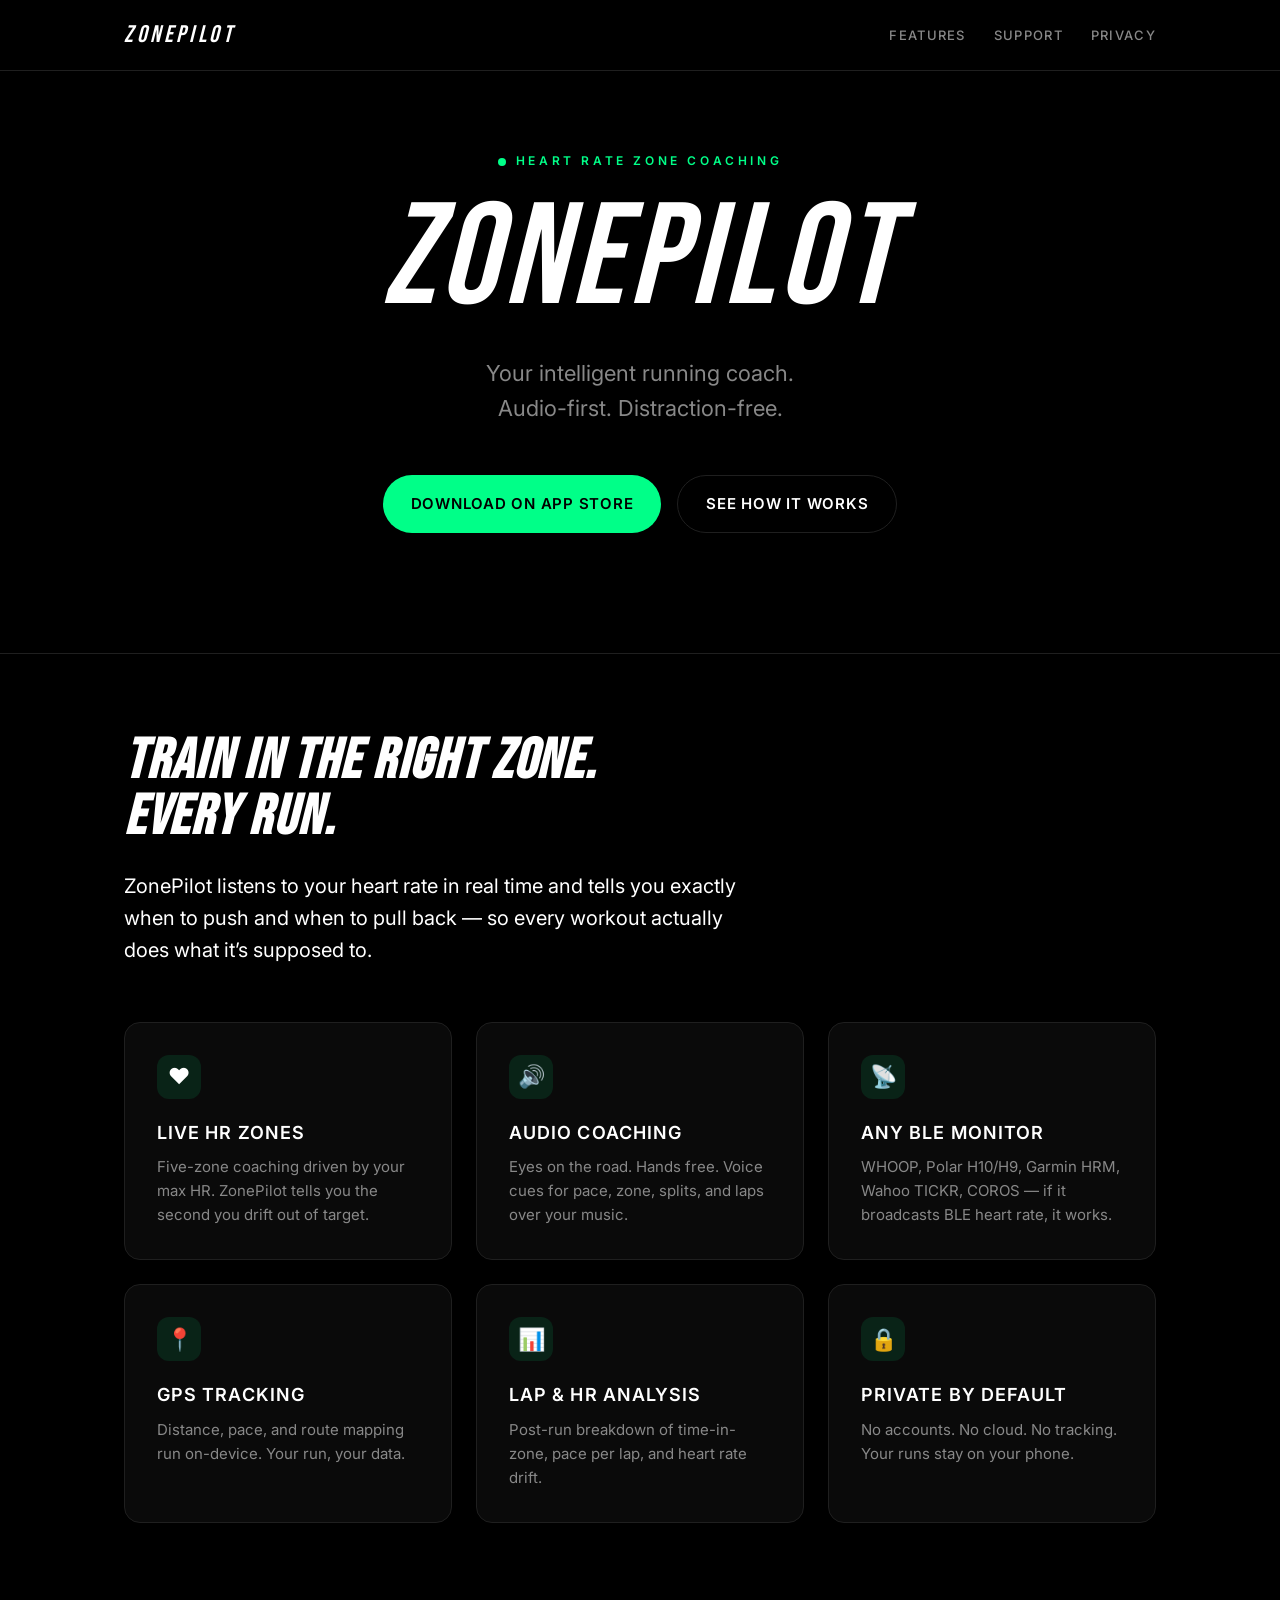
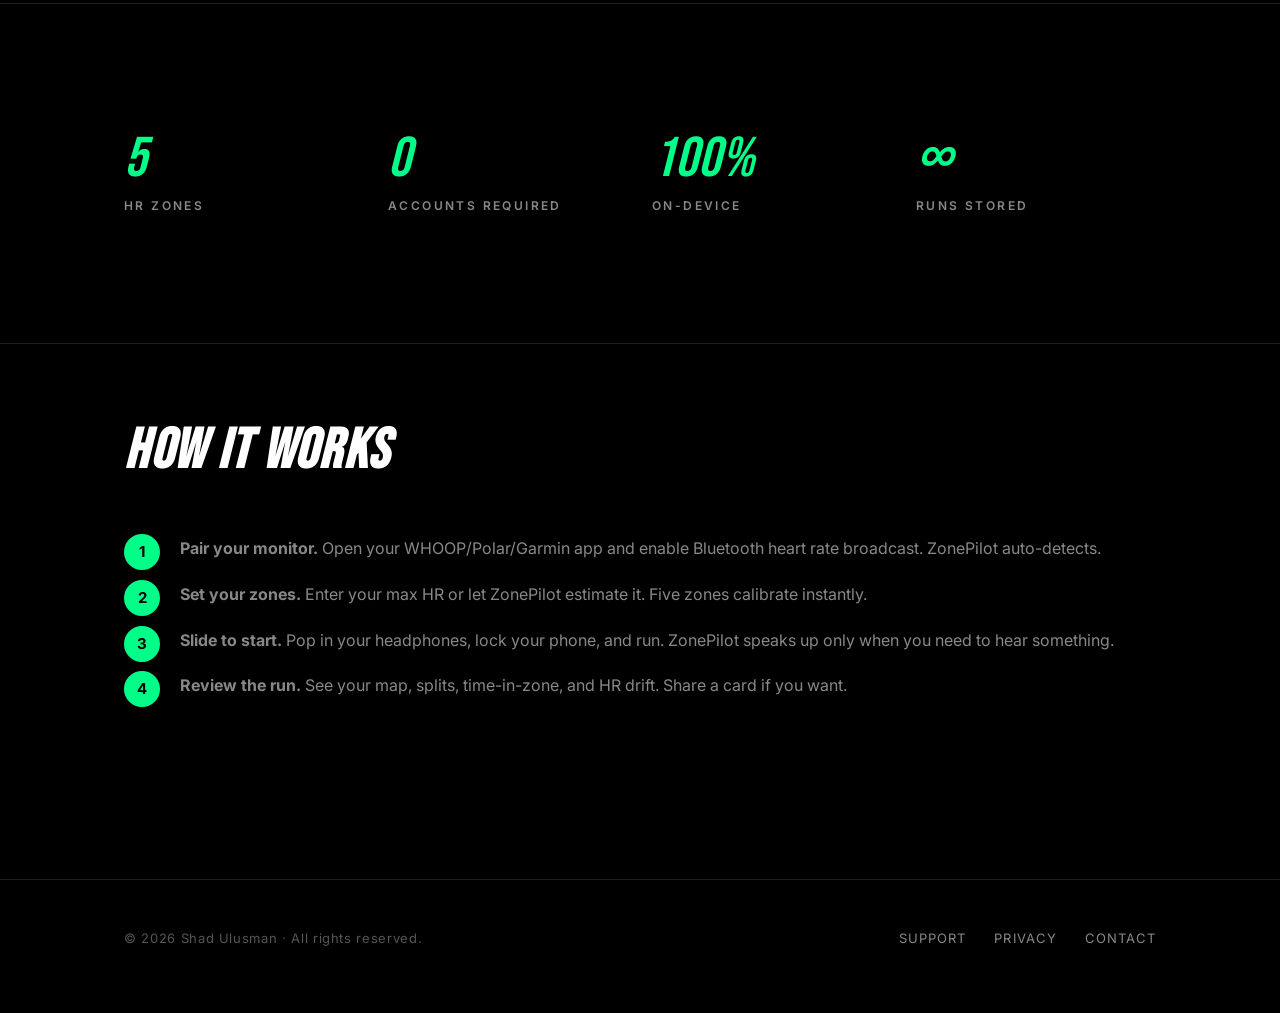
<file: index.html>
<!DOCTYPE html>
<html lang="en">
<head>
  <meta charset="UTF-8" />
  <meta name="viewport" content="width=device-width, initial-scale=1.0" />
  <meta name="theme-color" content="#000000" />
  <title>ZonePilot — Heart Rate Zone Running Coach</title>
  <meta name="description" content="ZonePilot is an audio-first running coach that uses your heart rate zones to guide every run. Works with WHOOP, Polar, Garmin, and any Bluetooth HR monitor." />
  <meta property="og:title" content="ZonePilot — Heart Rate Zone Running Coach" />
  <meta property="og:description" content="Audio-first. Distraction-free. Train in the right zone every run." />
  <meta property="og:type" content="website" />
  <meta property="og:url" content="https://zonepilot.app" />
  <link rel="stylesheet" href="style.css" />
</head>
<body>

  <nav class="nav">
    <div class="nav-inner">
      <a href="/" class="brand">ZONEPILOT</a>
      <div class="nav-links">
        <a href="#features">Features</a>
        <a href="support.html">Support</a>
        <a href="privacy.html">Privacy</a>
      </div>
    </div>
  </nav>

  <header class="hero-section container">
    <div class="eyebrow"><span class="hero-pulse"></span>HEART RATE ZONE COACHING</div>
    <h1 class="hero">ZONEPILOT</h1>
    <p class="hero-tagline">Your intelligent running coach.<br />Audio-first. Distraction-free.</p>
    <div class="cta-row">
      <a href="#" class="btn btn-primary">Download on App Store</a>
      <a href="#features" class="btn btn-secondary">See how it works</a>
    </div>
  </header>

  <section class="section" id="features">
    <div class="container">
      <div class="section-title-block">
        <h2>Train in the right zone.<br />Every run.</h2>
        <p class="lead">ZonePilot listens to your heart rate in real time and tells you exactly when to push and when to pull back &mdash; so every workout actually does what it&rsquo;s supposed to.</p>
      </div>

      <div class="grid">
        <div class="card">
          <div class="card-icon">&#x2764;</div>
          <h3>Live HR Zones</h3>
          <p>Five-zone coaching driven by your max HR. ZonePilot tells you the second you drift out of target.</p>
        </div>
        <div class="card">
          <div class="card-icon">&#x1F50A;</div>
          <h3>Audio Coaching</h3>
          <p>Eyes on the road. Hands free. Voice cues for pace, zone, splits, and laps over your music.</p>
        </div>
        <div class="card">
          <div class="card-icon">&#x1F4E1;</div>
          <h3>Any BLE Monitor</h3>
          <p>WHOOP, Polar H10/H9, Garmin HRM, Wahoo TICKR, COROS &mdash; if it broadcasts BLE heart rate, it works.</p>
        </div>
        <div class="card">
          <div class="card-icon">&#x1F4CD;</div>
          <h3>GPS Tracking</h3>
          <p>Distance, pace, and route mapping run on-device. Your run, your data.</p>
        </div>
        <div class="card">
          <div class="card-icon">&#x1F4CA;</div>
          <h3>Lap &amp; HR Analysis</h3>
          <p>Post-run breakdown of time-in-zone, pace per lap, and heart rate drift.</p>
        </div>
        <div class="card">
          <div class="card-icon">&#x1F512;</div>
          <h3>Private by Default</h3>
          <p>No accounts. No cloud. No tracking. Your runs stay on your phone.</p>
        </div>
      </div>
    </div>
  </section>

  <section class="section">
    <div class="container">
      <div class="stats">
        <div>
          <div class="stat-num">5</div>
          <div class="stat-label">HR Zones</div>
        </div>
        <div>
          <div class="stat-num">0</div>
          <div class="stat-label">Accounts Required</div>
        </div>
        <div>
          <div class="stat-num">100%</div>
          <div class="stat-label">On-Device</div>
        </div>
        <div>
          <div class="stat-num">&#x221E;</div>
          <div class="stat-label">Runs Stored</div>
        </div>
      </div>
    </div>
  </section>

  <section class="section">
    <div class="container">
      <div class="section-title-block">
        <h2>How it works</h2>
      </div>
      <ol class="steps">
        <li><strong>Pair your monitor.</strong> Open your WHOOP/Polar/Garmin app and enable Bluetooth heart rate broadcast. ZonePilot auto-detects.</li>
        <li><strong>Set your zones.</strong> Enter your max HR or let ZonePilot estimate it. Five zones calibrate instantly.</li>
        <li><strong>Slide to start.</strong> Pop in your headphones, lock your phone, and run. ZonePilot speaks up only when you need to hear something.</li>
        <li><strong>Review the run.</strong> See your map, splits, time-in-zone, and HR drift. Share a card if you want.</li>
      </ol>
    </div>
  </section>

  <footer>
    <div class="container footer-row">
      <div class="copyright">&copy; 2026 Shad Ulusman &middot; All rights reserved.</div>
      <div class="footer-links">
        <a href="support.html">Support</a>
        <a href="privacy.html">Privacy</a>
        <a href="support.html">Contact</a>
      </div>
    </div>
  </footer>

</body>
</html>
</file>
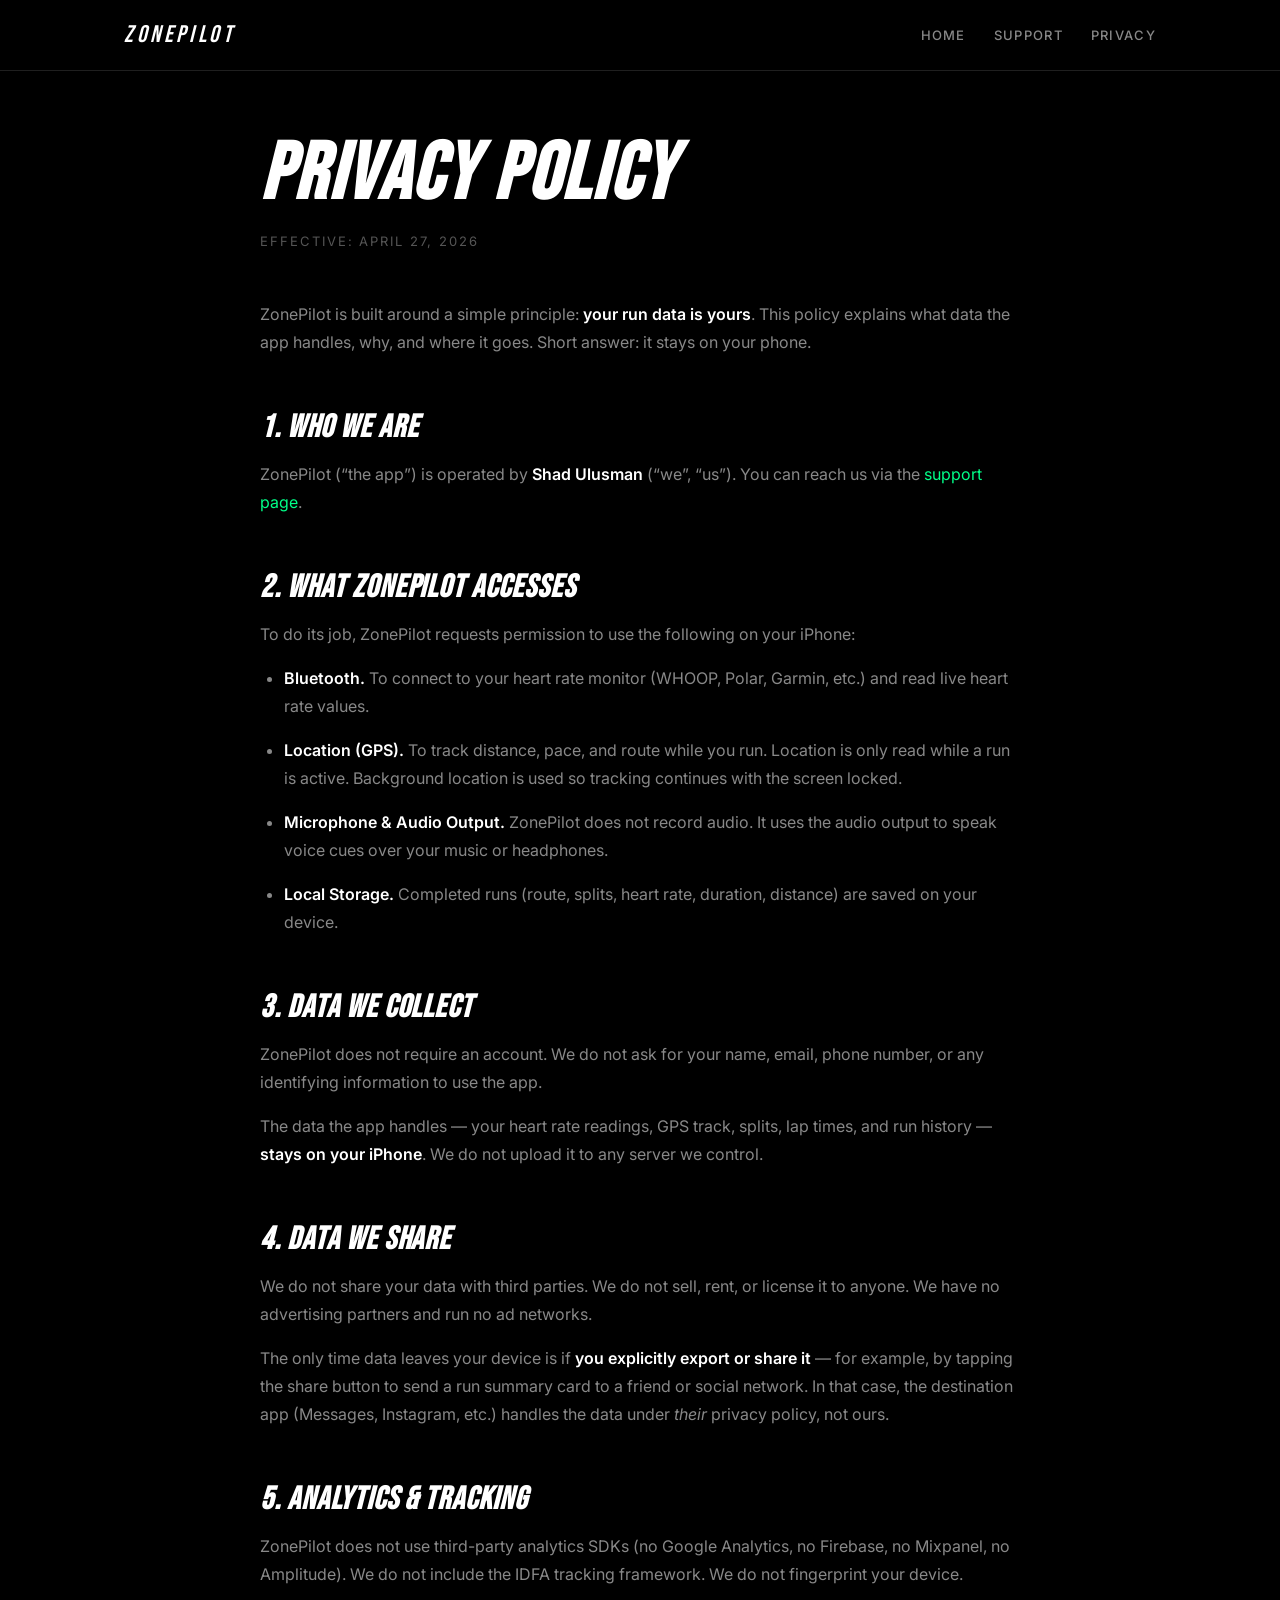
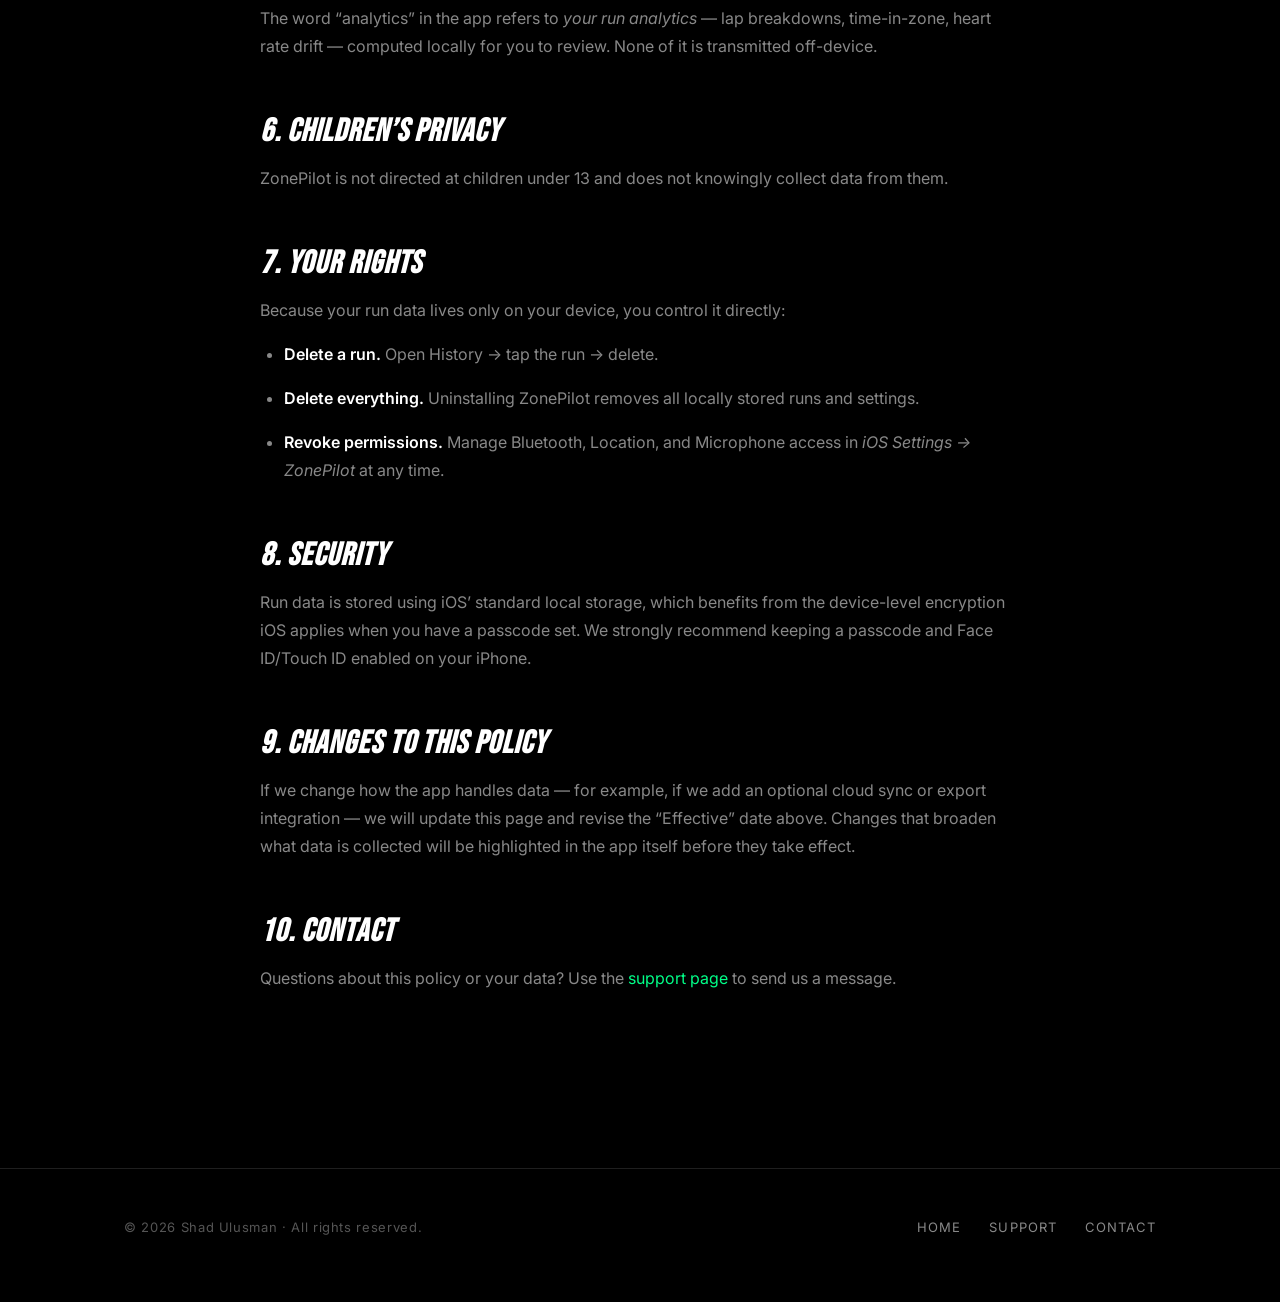
<file: privacy.html>
<!DOCTYPE html>
<html lang="en">
<head>
  <meta charset="UTF-8" />
  <meta name="viewport" content="width=device-width, initial-scale=1.0" />
  <meta name="theme-color" content="#000000" />
  <title>Privacy Policy — ZonePilot</title>
  <meta name="description" content="ZonePilot privacy policy. We don't collect, share, or sell your data." />
  <link rel="stylesheet" href="style.css" />
</head>
<body>

  <nav class="nav">
    <div class="nav-inner">
      <a href="index.html" class="brand">ZONEPILOT</a>
      <div class="nav-links">
        <a href="index.html">Home</a>
        <a href="support.html">Support</a>
        <a href="privacy.html">Privacy</a>
      </div>
    </div>
  </nav>

  <main class="container doc">
    <h1>Privacy Policy</h1>
    <div class="effective">Effective: April 27, 2026</div>

    <p>ZonePilot is built around a simple principle: <strong>your run data is yours</strong>. This policy explains what data the app handles, why, and where it goes. Short answer: it stays on your phone.</p>

    <h2>1. Who we are</h2>
    <p>ZonePilot (&ldquo;the app&rdquo;) is operated by <strong>Shad Ulusman</strong> (&ldquo;we&rdquo;, &ldquo;us&rdquo;). You can reach us via the <a href="support.html">support page</a>.</p>

    <h2>2. What ZonePilot accesses</h2>
    <p>To do its job, ZonePilot requests permission to use the following on your iPhone:</p>
    <ul>
      <li><strong>Bluetooth.</strong> To connect to your heart rate monitor (WHOOP, Polar, Garmin, etc.) and read live heart rate values.</li>
      <li><strong>Location (GPS).</strong> To track distance, pace, and route while you run. Location is only read while a run is active. Background location is used so tracking continues with the screen locked.</li>
      <li><strong>Microphone &amp; Audio Output.</strong> ZonePilot does not record audio. It uses the audio output to speak voice cues over your music or headphones.</li>
      <li><strong>Local Storage.</strong> Completed runs (route, splits, heart rate, duration, distance) are saved on your device.</li>
    </ul>

    <h2>3. Data we collect</h2>
    <p>ZonePilot does not require an account. We do not ask for your name, email, phone number, or any identifying information to use the app.</p>
    <p>The data the app handles &mdash; your heart rate readings, GPS track, splits, lap times, and run history &mdash; <strong>stays on your iPhone</strong>. We do not upload it to any server we control.</p>

    <h2>4. Data we share</h2>
    <p>We do not share your data with third parties. We do not sell, rent, or license it to anyone. We have no advertising partners and run no ad networks.</p>
    <p>The only time data leaves your device is if <strong>you explicitly export or share it</strong> &mdash; for example, by tapping the share button to send a run summary card to a friend or social network. In that case, the destination app (Messages, Instagram, etc.) handles the data under <em>their</em> privacy policy, not ours.</p>

    <h2>5. Analytics &amp; tracking</h2>
    <p>ZonePilot does not use third-party analytics SDKs (no Google Analytics, no Firebase, no Mixpanel, no Amplitude). We do not include the IDFA tracking framework. We do not fingerprint your device.</p>
    <p>The word &ldquo;analytics&rdquo; in the app refers to <em>your run analytics</em> &mdash; lap breakdowns, time-in-zone, heart rate drift &mdash; computed locally for you to review. None of it is transmitted off-device.</p>

    <h2>6. Children&rsquo;s privacy</h2>
    <p>ZonePilot is not directed at children under 13 and does not knowingly collect data from them.</p>

    <h2>7. Your rights</h2>
    <p>Because your run data lives only on your device, you control it directly:</p>
    <ul>
      <li><strong>Delete a run.</strong> Open History &rarr; tap the run &rarr; delete.</li>
      <li><strong>Delete everything.</strong> Uninstalling ZonePilot removes all locally stored runs and settings.</li>
      <li><strong>Revoke permissions.</strong> Manage Bluetooth, Location, and Microphone access in <em>iOS Settings &rarr; ZonePilot</em> at any time.</li>
    </ul>

    <h2>8. Security</h2>
    <p>Run data is stored using iOS&rsquo; standard local storage, which benefits from the device-level encryption iOS applies when you have a passcode set. We strongly recommend keeping a passcode and Face ID/Touch ID enabled on your iPhone.</p>

    <h2>9. Changes to this policy</h2>
    <p>If we change how the app handles data &mdash; for example, if we add an optional cloud sync or export integration &mdash; we will update this page and revise the &ldquo;Effective&rdquo; date above. Changes that broaden what data is collected will be highlighted in the app itself before they take effect.</p>

    <h2>10. Contact</h2>
    <p>Questions about this policy or your data? Use the <a href="support.html">support page</a> to send us a message.</p>
  </main>

  <footer>
    <div class="container footer-row">
      <div class="copyright">&copy; 2026 Shad Ulusman &middot; All rights reserved.</div>
      <div class="footer-links">
        <a href="index.html">Home</a>
        <a href="support.html">Support</a>
        <a href="support.html">Contact</a>
      </div>
    </div>
  </footer>

</body>
</html>
</file>
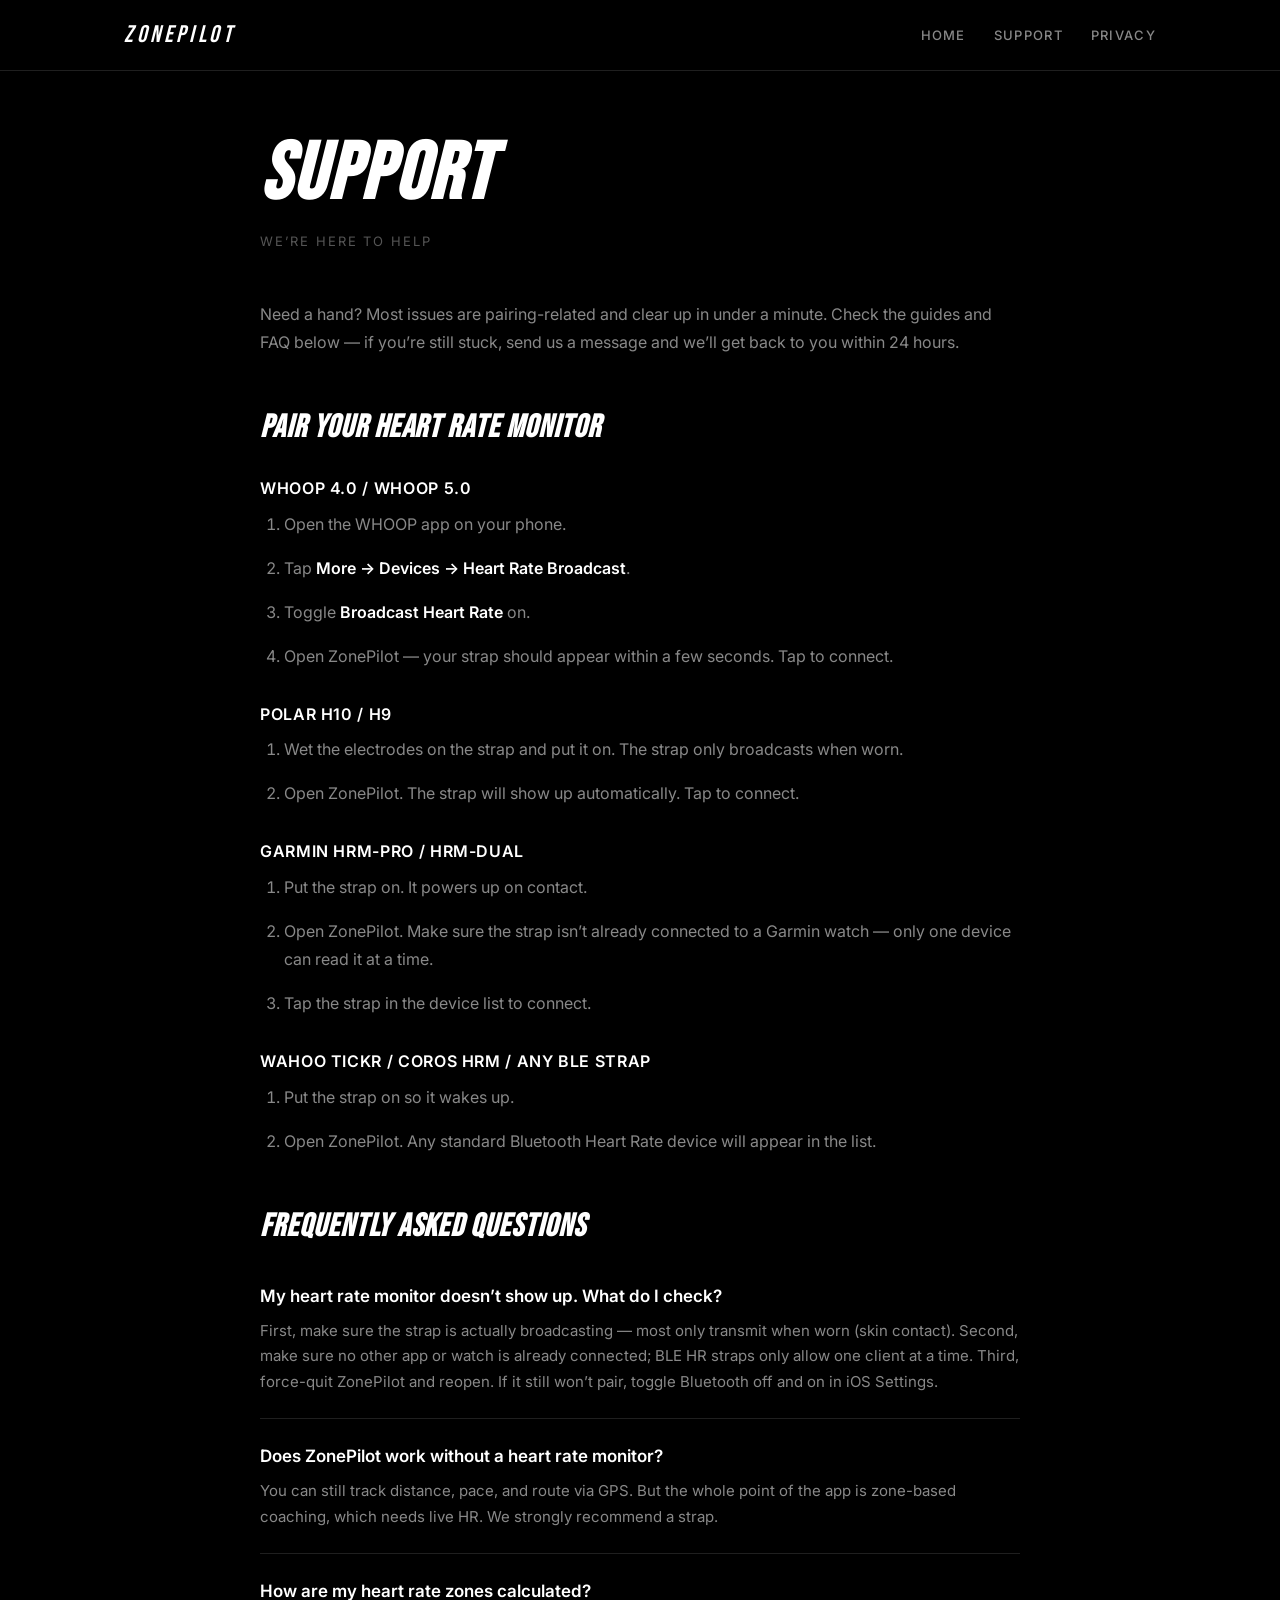
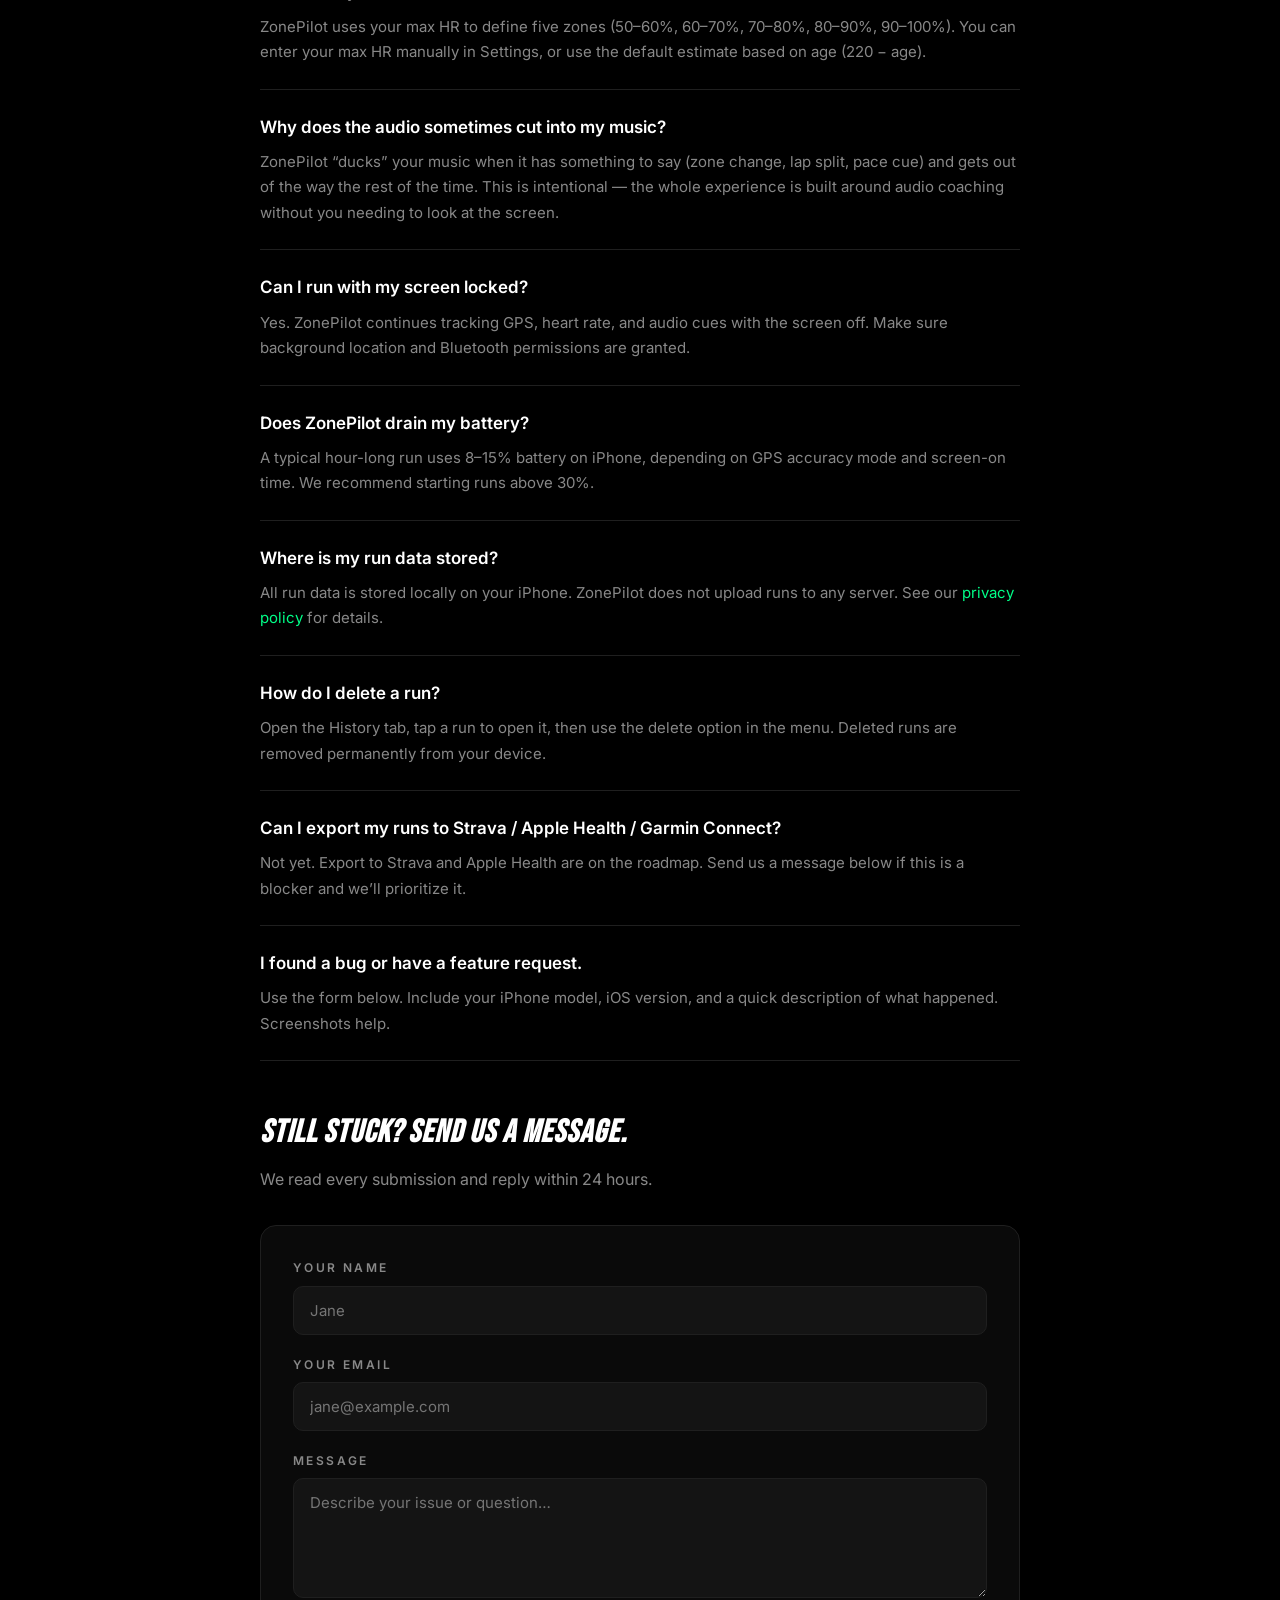
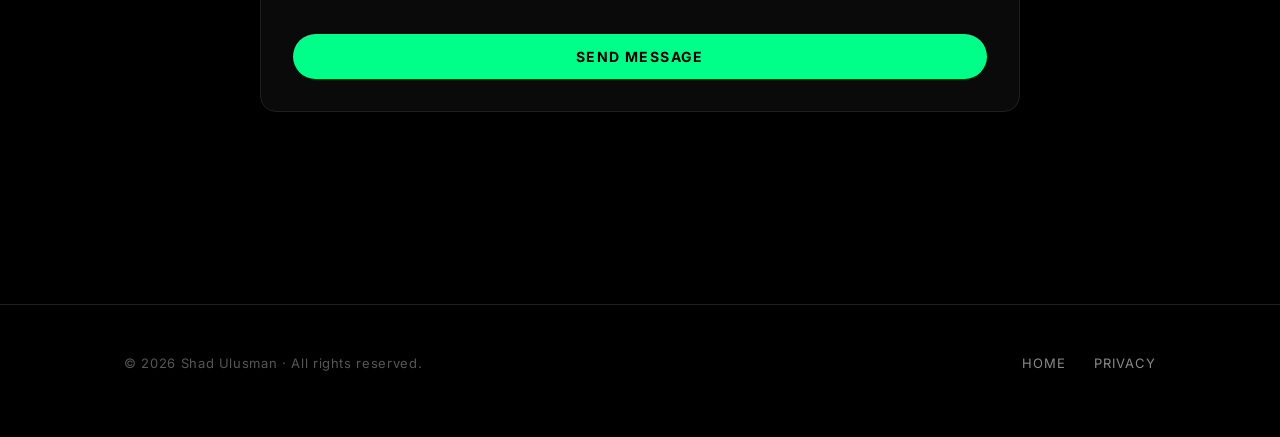
<file: support.html>
<!DOCTYPE html>
<html lang="en">
<head>
  <meta charset="UTF-8" />
  <meta name="viewport" content="width=device-width, initial-scale=1.0" />
  <meta name="theme-color" content="#000000" />
  <title>Support — ZonePilot</title>
  <meta name="description" content="Get help with ZonePilot. Pairing guides, FAQ, and contact." />
  <link rel="stylesheet" href="style.css" />
</head>
<body>

  <nav class="nav">
    <div class="nav-inner">
      <a href="index.html" class="brand">ZONEPILOT</a>
      <div class="nav-links">
        <a href="index.html">Home</a>
        <a href="support.html">Support</a>
        <a href="privacy.html">Privacy</a>
      </div>
    </div>
  </nav>

  <main class="container doc">
    <h1>Support</h1>
    <div class="effective">We&rsquo;re here to help</div>

    <p>Need a hand? Most issues are pairing-related and clear up in under a minute. Check the guides and FAQ below &mdash; if you&rsquo;re still stuck, send us a message and we&rsquo;ll get back to you within 24 hours.</p>

    <h2>Pair your heart rate monitor</h2>

    <h3>WHOOP 4.0 / WHOOP 5.0</h3>
    <ol>
      <li>Open the WHOOP app on your phone.</li>
      <li>Tap <strong>More &rarr; Devices &rarr; Heart Rate Broadcast</strong>.</li>
      <li>Toggle <strong>Broadcast Heart Rate</strong> on.</li>
      <li>Open ZonePilot &mdash; your strap should appear within a few seconds. Tap to connect.</li>
    </ol>

    <h3>Polar H10 / H9</h3>
    <ol>
      <li>Wet the electrodes on the strap and put it on. The strap only broadcasts when worn.</li>
      <li>Open ZonePilot. The strap will show up automatically. Tap to connect.</li>
    </ol>

    <h3>Garmin HRM-Pro / HRM-Dual</h3>
    <ol>
      <li>Put the strap on. It powers up on contact.</li>
      <li>Open ZonePilot. Make sure the strap isn&rsquo;t already connected to a Garmin watch &mdash; only one device can read it at a time.</li>
      <li>Tap the strap in the device list to connect.</li>
    </ol>

    <h3>Wahoo TICKR / COROS HRM / any BLE strap</h3>
    <ol>
      <li>Put the strap on so it wakes up.</li>
      <li>Open ZonePilot. Any standard Bluetooth Heart Rate device will appear in the list.</li>
    </ol>

    <h2>Frequently asked questions</h2>

    <div class="faq-item">
      <div class="faq-q">My heart rate monitor doesn&rsquo;t show up. What do I check?</div>
      <div class="faq-a">First, make sure the strap is actually broadcasting &mdash; most only transmit when worn (skin contact). Second, make sure no other app or watch is already connected; BLE HR straps only allow one client at a time. Third, force-quit ZonePilot and reopen. If it still won&rsquo;t pair, toggle Bluetooth off and on in iOS Settings.</div>
    </div>

    <div class="faq-item">
      <div class="faq-q">Does ZonePilot work without a heart rate monitor?</div>
      <div class="faq-a">You can still track distance, pace, and route via GPS. But the whole point of the app is zone-based coaching, which needs live HR. We strongly recommend a strap.</div>
    </div>

    <div class="faq-item">
      <div class="faq-q">How are my heart rate zones calculated?</div>
      <div class="faq-a">ZonePilot uses your max HR to define five zones (50&ndash;60%, 60&ndash;70%, 70&ndash;80%, 80&ndash;90%, 90&ndash;100%). You can enter your max HR manually in Settings, or use the default estimate based on age (220 &minus; age).</div>
    </div>

    <div class="faq-item">
      <div class="faq-q">Why does the audio sometimes cut into my music?</div>
      <div class="faq-a">ZonePilot &ldquo;ducks&rdquo; your music when it has something to say (zone change, lap split, pace cue) and gets out of the way the rest of the time. This is intentional &mdash; the whole experience is built around audio coaching without you needing to look at the screen.</div>
    </div>

    <div class="faq-item">
      <div class="faq-q">Can I run with my screen locked?</div>
      <div class="faq-a">Yes. ZonePilot continues tracking GPS, heart rate, and audio cues with the screen off. Make sure background location and Bluetooth permissions are granted.</div>
    </div>

    <div class="faq-item">
      <div class="faq-q">Does ZonePilot drain my battery?</div>
      <div class="faq-a">A typical hour-long run uses 8&ndash;15% battery on iPhone, depending on GPS accuracy mode and screen-on time. We recommend starting runs above 30%.</div>
    </div>

    <div class="faq-item">
      <div class="faq-q">Where is my run data stored?</div>
      <div class="faq-a">All run data is stored locally on your iPhone. ZonePilot does not upload runs to any server. See our <a href="privacy.html">privacy policy</a> for details.</div>
    </div>

    <div class="faq-item">
      <div class="faq-q">How do I delete a run?</div>
      <div class="faq-a">Open the History tab, tap a run to open it, then use the delete option in the menu. Deleted runs are removed permanently from your device.</div>
    </div>

    <div class="faq-item">
      <div class="faq-q">Can I export my runs to Strava / Apple Health / Garmin Connect?</div>
      <div class="faq-a">Not yet. Export to Strava and Apple Health are on the roadmap. Send us a message below if this is a blocker and we&rsquo;ll prioritize it.</div>
    </div>

    <div class="faq-item">
      <div class="faq-q">I found a bug or have a feature request.</div>
      <div class="faq-a">Use the form below. Include your iPhone model, iOS version, and a quick description of what happened. Screenshots help.</div>
    </div>

    <h2>Still stuck? Send us a message.</h2>
    <p>We read every submission and reply within 24 hours.</p>

    <form
      class="contact-form"
      action="https://formspree.io/f/xpqkeeeg"
      method="POST"
    >
      <div class="form-group">
        <label for="name">Your name</label>
        <input type="text" id="name" name="name" placeholder="Jane" required />
      </div>
      <div class="form-group">
        <label for="email">Your email</label>
        <input type="email" id="email" name="email" placeholder="jane@example.com" required />
      </div>
      <div class="form-group">
        <label for="message">Message</label>
        <textarea id="message" name="message" placeholder="Describe your issue or question&hellip;" required></textarea>
      </div>
      <button type="submit" class="form-submit">Send Message</button>
    </form>
  </main>

  <footer>
    <div class="container footer-row">
      <div class="copyright">&copy; 2026 Shad Ulusman &middot; All rights reserved.</div>
      <div class="footer-links">
        <a href="index.html">Home</a>
        <a href="privacy.html">Privacy</a>
      </div>
    </div>
  </footer>

</body>
</html>
</file>
<file: style.css>
/* ZonePilot marketing site — shared styles */

@import url('https://fonts.googleapis.com/css2?family=Bebas+Neue&family=Inter:wght@400;500;600;700&display=swap');

:root {
  --bg: #000000;
  --surface: #0a0a0a;
  --surface-elevated: #141414;
  --border: #1f1f1f;
  --text: #ffffff;
  --text-secondary: #888888;
  --text-tertiary: #555555;
  --accent: #00ff88;
  --accent-dim: #00cc6a;
  --danger: #ff3b30;
  --max-width: 1080px;
  --radius: 16px;
}

* { margin: 0; padding: 0; box-sizing: border-box; }

html { scroll-behavior: smooth; }

body {
  background: var(--bg);
  color: var(--text);
  font-family: 'Inter', -apple-system, BlinkMacSystemFont, 'Segoe UI', sans-serif;
  font-weight: 400;
  line-height: 1.6;
  -webkit-font-smoothing: antialiased;
  -moz-osx-font-smoothing: grayscale;
  overflow-x: hidden;
}

a { color: var(--accent); text-decoration: none; transition: opacity 0.15s; }
a:hover { opacity: 0.7; }

.container {
  max-width: var(--max-width);
  margin: 0 auto;
  padding: 0 24px;
}

/* Display type */
.display, h1.hero {
  font-family: 'Bebas Neue', 'Helvetica Neue', sans-serif;
  font-style: italic;
  letter-spacing: 0.04em;
  line-height: 0.9;
  text-transform: uppercase;
}

h1.hero {
  font-size: clamp(64px, 12vw, 144px);
  font-weight: 400;
}

h2 {
  font-family: 'Bebas Neue', 'Helvetica Neue', sans-serif;
  font-style: italic;
  font-size: clamp(32px, 5vw, 56px);
  letter-spacing: 0.03em;
  line-height: 1;
  text-transform: uppercase;
  margin-bottom: 24px;
}

h3 {
  font-family: 'Inter', sans-serif;
  font-size: 18px;
  font-weight: 600;
  letter-spacing: 0.04em;
  text-transform: uppercase;
  margin-bottom: 12px;
}

p { color: var(--text-secondary); font-size: 16px; }
p.lead { color: var(--text); font-size: 20px; max-width: 640px; }

/* Header / nav */
.nav {
  position: sticky;
  top: 0;
  z-index: 50;
  background: rgba(0, 0, 0, 0.85);
  backdrop-filter: blur(20px);
  -webkit-backdrop-filter: blur(20px);
  border-bottom: 1px solid var(--border);
}
.nav-inner {
  max-width: var(--max-width);
  margin: 0 auto;
  padding: 16px 24px;
  display: flex;
  align-items: center;
  justify-content: space-between;
}
.brand {
  font-family: 'Bebas Neue', sans-serif;
  font-style: italic;
  font-size: 24px;
  letter-spacing: 0.15em;
  color: var(--text);
}
.nav-links { display: flex; gap: 28px; align-items: center; }
.nav-links a {
  color: var(--text-secondary);
  font-size: 13px;
  font-weight: 500;
  letter-spacing: 0.1em;
  text-transform: uppercase;
}
.nav-links a:hover { color: var(--text); opacity: 1; }

/* Hero */
.hero-section {
  padding: 80px 0 120px;
  text-align: center;
  position: relative;
}
.hero-pulse {
  display: inline-block;
  width: 8px;
  height: 8px;
  background: var(--accent);
  border-radius: 50%;
  margin-right: 10px;
  vertical-align: middle;
  animation: pulse 1.6s ease-in-out infinite;
}
@keyframes pulse {
  0%, 100% { transform: scale(1); opacity: 1; }
  50% { transform: scale(1.6); opacity: 0.5; }
}
.eyebrow {
  font-size: 12px;
  font-weight: 600;
  letter-spacing: 0.3em;
  color: var(--accent);
  text-transform: uppercase;
  margin-bottom: 24px;
}
.hero-tagline {
  margin-top: 32px;
  color: var(--text-secondary);
  font-size: clamp(18px, 2.5vw, 22px);
  max-width: 540px;
  margin-left: auto;
  margin-right: auto;
}
.cta-row {
  margin-top: 48px;
  display: flex;
  gap: 16px;
  justify-content: center;
  flex-wrap: wrap;
}
.btn {
  display: inline-flex;
  align-items: center;
  gap: 10px;
  padding: 16px 28px;
  border-radius: 999px;
  font-weight: 600;
  font-size: 15px;
  letter-spacing: 0.05em;
  text-transform: uppercase;
  transition: transform 0.15s, background 0.15s;
}
.btn-primary {
  background: var(--accent);
  color: #000;
}
.btn-primary:hover { background: var(--accent-dim); opacity: 1; transform: translateY(-1px); }
.btn-secondary {
  background: transparent;
  color: var(--text);
  border: 1px solid var(--border);
}
.btn-secondary:hover { background: var(--surface-elevated); opacity: 1; }

/* Features */
.section { padding: 80px 0; border-top: 1px solid var(--border); }
.section-title-block { margin-bottom: 56px; max-width: 720px; }

.grid {
  display: grid;
  grid-template-columns: repeat(auto-fit, minmax(280px, 1fr));
  gap: 24px;
}

.card {
  background: var(--surface);
  border: 1px solid var(--border);
  border-radius: var(--radius);
  padding: 32px;
  transition: border-color 0.2s, transform 0.2s;
}
.card:hover {
  border-color: var(--accent-dim);
  transform: translateY(-2px);
}
.card-icon {
  width: 44px;
  height: 44px;
  border-radius: 12px;
  background: rgba(0, 255, 136, 0.1);
  display: flex;
  align-items: center;
  justify-content: center;
  margin-bottom: 20px;
  font-size: 22px;
}
.card h3 { color: var(--text); margin-bottom: 8px; letter-spacing: 0.06em; }
.card p { font-size: 15px; }

/* Stats strip */
.stats {
  display: grid;
  grid-template-columns: repeat(auto-fit, minmax(160px, 1fr));
  gap: 24px;
  padding: 48px 0;
}
.stat-num {
  font-family: 'Bebas Neue', sans-serif;
  font-style: italic;
  font-size: 56px;
  color: var(--accent);
  line-height: 1;
  letter-spacing: 0.02em;
}
.stat-label {
  font-size: 12px;
  font-weight: 600;
  letter-spacing: 0.2em;
  color: var(--text-secondary);
  text-transform: uppercase;
  margin-top: 8px;
}

/* Footer */
footer {
  border-top: 1px solid var(--border);
  padding: 48px 0 64px;
  margin-top: 80px;
}
.footer-row {
  display: flex;
  justify-content: space-between;
  align-items: center;
  flex-wrap: wrap;
  gap: 24px;
}
.footer-links { display: flex; gap: 28px; }
.footer-links a {
  color: var(--text-secondary);
  font-size: 13px;
  letter-spacing: 0.08em;
  text-transform: uppercase;
}
.copyright {
  color: var(--text-tertiary);
  font-size: 13px;
  letter-spacing: 0.05em;
}

/* Document pages (support, privacy) */
.doc {
  padding: 64px 0 80px;
  max-width: 760px;
  margin: 0 auto;
}
.doc h1 {
  font-family: 'Bebas Neue', sans-serif;
  font-style: italic;
  font-size: clamp(48px, 8vw, 80px);
  letter-spacing: 0.03em;
  text-transform: uppercase;
  line-height: 1;
  margin-bottom: 16px;
}
.doc .effective {
  color: var(--text-tertiary);
  font-size: 13px;
  letter-spacing: 0.15em;
  text-transform: uppercase;
  margin-bottom: 48px;
}
.doc h2 {
  font-size: clamp(24px, 3.5vw, 32px);
  margin-top: 56px;
  margin-bottom: 16px;
  color: var(--text);
}
.doc h3 {
  font-size: 16px;
  color: var(--text);
  margin-top: 32px;
  margin-bottom: 8px;
}
.doc p, .doc li {
  color: var(--text-secondary);
  font-size: 16px;
  line-height: 1.75;
  margin-bottom: 16px;
}
.doc ul, .doc ol { padding-left: 24px; margin-bottom: 16px; }
.doc strong { color: var(--text); font-weight: 600; }

.contact-card {
  background: var(--surface);
  border: 1px solid var(--border);
  border-radius: var(--radius);
  padding: 28px;
  margin: 32px 0;
}
.contact-card .label {
  font-size: 12px;
  letter-spacing: 0.2em;
  color: var(--text-secondary);
  text-transform: uppercase;
  margin-bottom: 8px;
}
.contact-card a {
  font-size: 22px;
  font-weight: 600;
  color: var(--accent);
  letter-spacing: -0.01em;
}

.faq-item {
  border-bottom: 1px solid var(--border);
  padding: 24px 0;
}
.faq-item:last-child { border-bottom: none; }
.faq-q {
  font-weight: 600;
  color: var(--text);
  font-size: 17px;
  margin-bottom: 8px;
}
.faq-a { color: var(--text-secondary); font-size: 15px; line-height: 1.7; }

.steps {
  counter-reset: step;
  list-style: none;
  padding: 0;
}
.steps li {
  counter-increment: step;
  padding-left: 56px;
  position: relative;
  margin-bottom: 20px;
  color: var(--text-secondary);
}
.steps li::before {
  content: counter(step);
  position: absolute;
  left: 0;
  top: -2px;
  width: 36px;
  height: 36px;
  border-radius: 50%;
  background: var(--accent);
  color: #000;
  font-weight: 700;
  display: flex;
  align-items: center;
  justify-content: center;
  font-size: 15px;
}

/* Contact form */
.contact-form {
  background: var(--surface);
  border: 1px solid var(--border);
  border-radius: var(--radius);
  padding: 32px;
  margin: 32px 0;
}
.form-group {
  margin-bottom: 20px;
}
.form-group label {
  display: block;
  font-size: 12px;
  font-weight: 600;
  letter-spacing: 0.2em;
  text-transform: uppercase;
  color: var(--text-secondary);
  margin-bottom: 8px;
}
.form-group input,
.form-group textarea {
  width: 100%;
  background: var(--surface-elevated);
  border: 1px solid var(--border);
  border-radius: 10px;
  padding: 14px 16px;
  color: var(--text);
  font-family: 'Inter', sans-serif;
  font-size: 15px;
  outline: none;
  transition: border-color 0.15s;
  resize: vertical;
}
.form-group input:focus,
.form-group textarea:focus {
  border-color: var(--accent);
}
.form-group textarea { min-height: 120px; }
.form-submit {
  display: inline-flex;
  align-items: center;
  justify-content: center;
  padding: 14px 32px;
  background: var(--accent);
  color: #000;
  border: none;
  border-radius: 999px;
  font-family: 'Inter', sans-serif;
  font-size: 14px;
  font-weight: 700;
  letter-spacing: 0.1em;
  text-transform: uppercase;
  cursor: pointer;
  transition: background 0.15s, transform 0.15s;
  width: 100%;
  margin-top: 8px;
}
.form-submit:hover { background: var(--accent-dim); transform: translateY(-1px); }

@media (max-width: 640px) {
  .nav-links { gap: 16px; }
  .nav-links a { font-size: 12px; }
  .hero-section { padding: 56px 0 80px; }
  .section { padding: 56px 0; }
  .footer-row { flex-direction: column; align-items: flex-start; }
}
</file>
